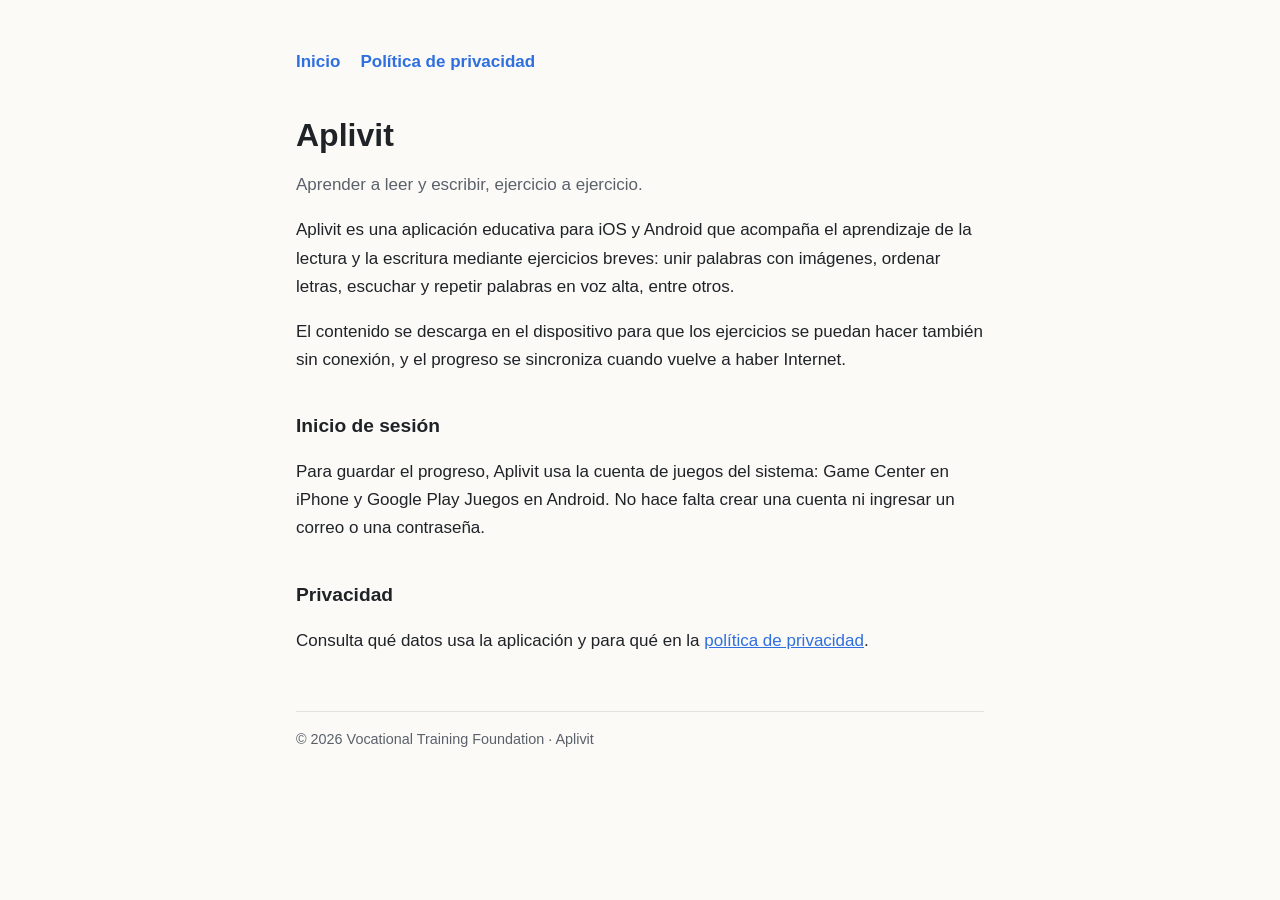
<file: index.html>
<!doctype html>
<html lang="es">
<head>
<meta charset="utf-8">
<meta name="viewport" content="width=device-width, initial-scale=1">
<title>Aplivit</title>
<meta name="description" content="Aplivit: aplicación para aprender a leer y escribir a través de ejercicios y juegos.">
<link rel="stylesheet" href="style.css">
</head>
<body>
<main>
<nav><a href="./">Inicio</a><a href="privacidad.html">Política de privacidad</a></nav>
<h1>Aplivit</h1>
<p class="muted">Aprender a leer y escribir, ejercicio a ejercicio.</p>
<p>Aplivit es una aplicación educativa para iOS y Android que acompaña el aprendizaje de la lectura y la escritura mediante ejercicios breves: unir palabras con imágenes, ordenar letras, escuchar y repetir palabras en voz alta, entre otros.</p>
<p>El contenido se descarga en el dispositivo para que los ejercicios se puedan hacer también sin conexión, y el progreso se sincroniza cuando vuelve a haber Internet.</p>
<h2>Inicio de sesión</h2>
<p>Para guardar el progreso, Aplivit usa la cuenta de juegos del sistema: Game Center en iPhone y Google Play Juegos en Android. No hace falta crear una cuenta ni ingresar un correo o una contraseña.</p>
<h2>Privacidad</h2>
<p>Consulta qué datos usa la aplicación y para qué en la <a href="privacidad.html">política de privacidad</a>.</p>
<footer>© 2026 Vocational Training Foundation · Aplivit</footer>
</main>
</body>
</html>
</file>
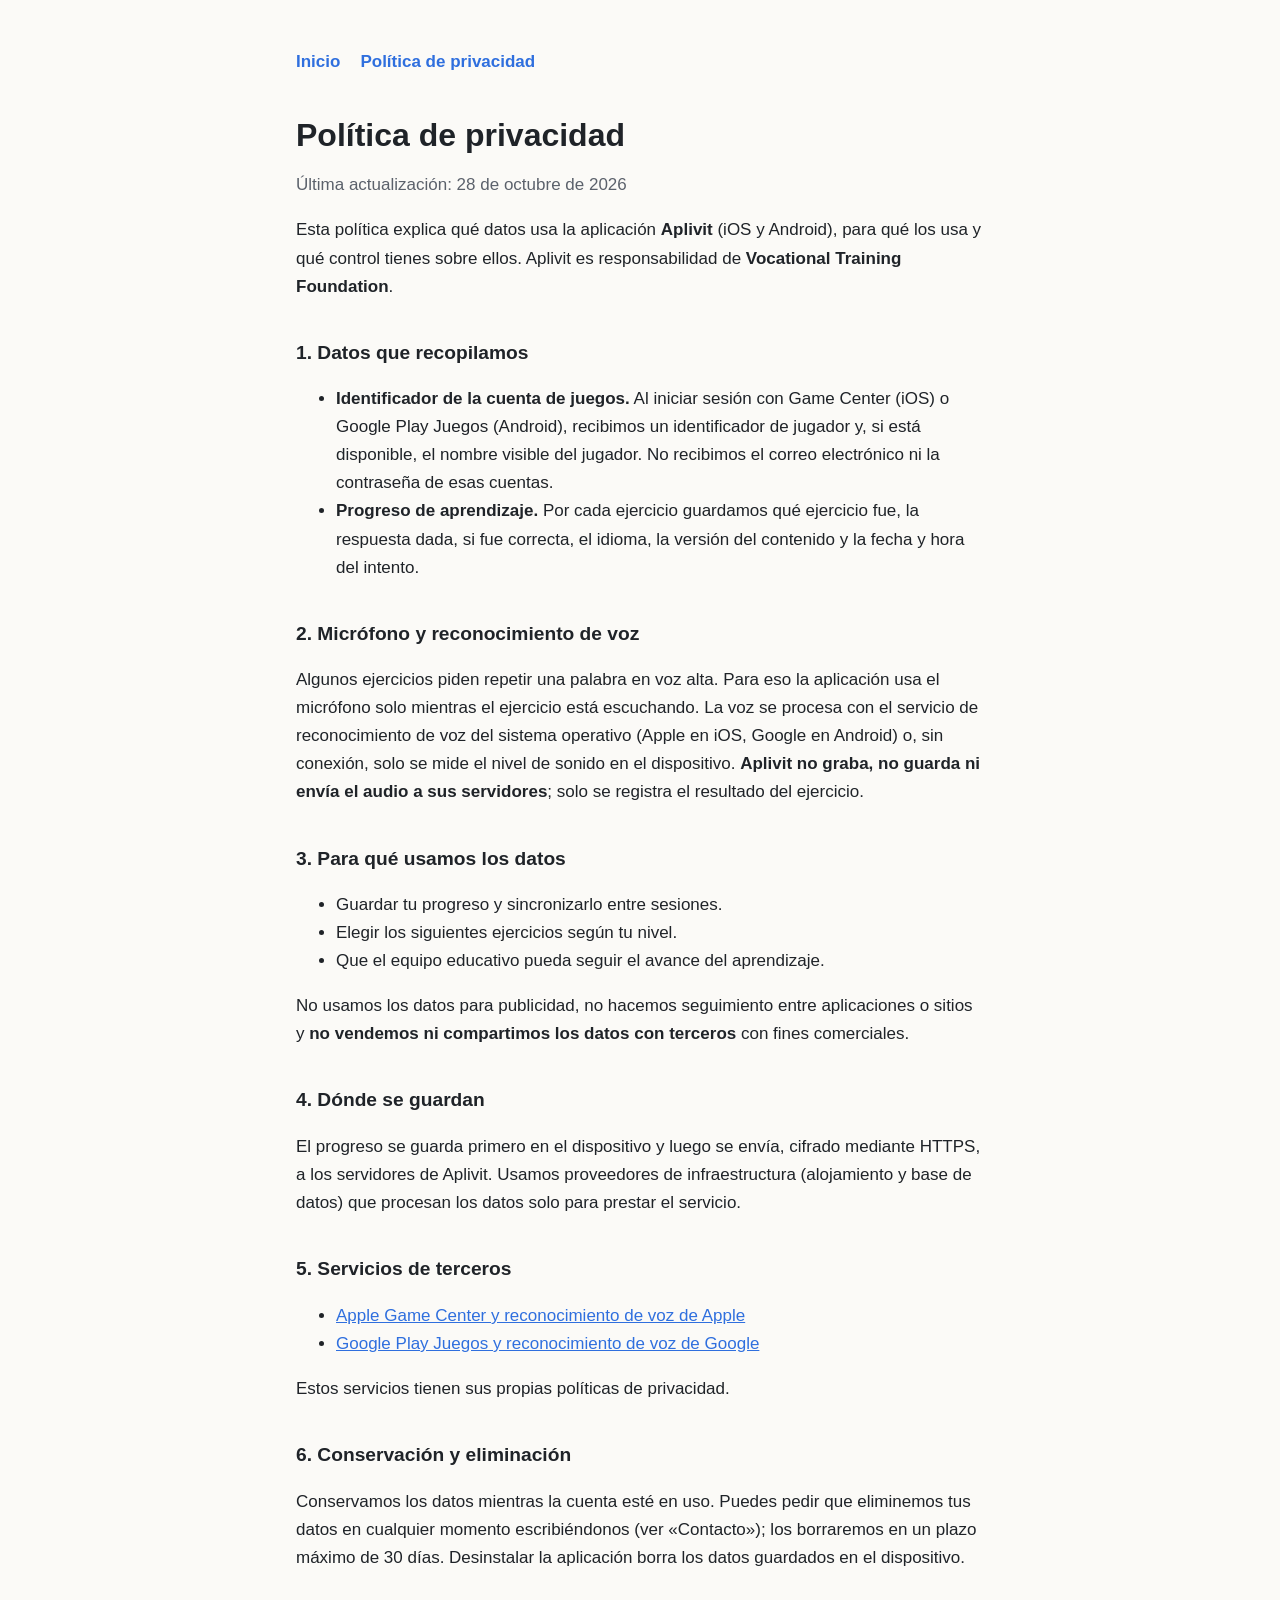
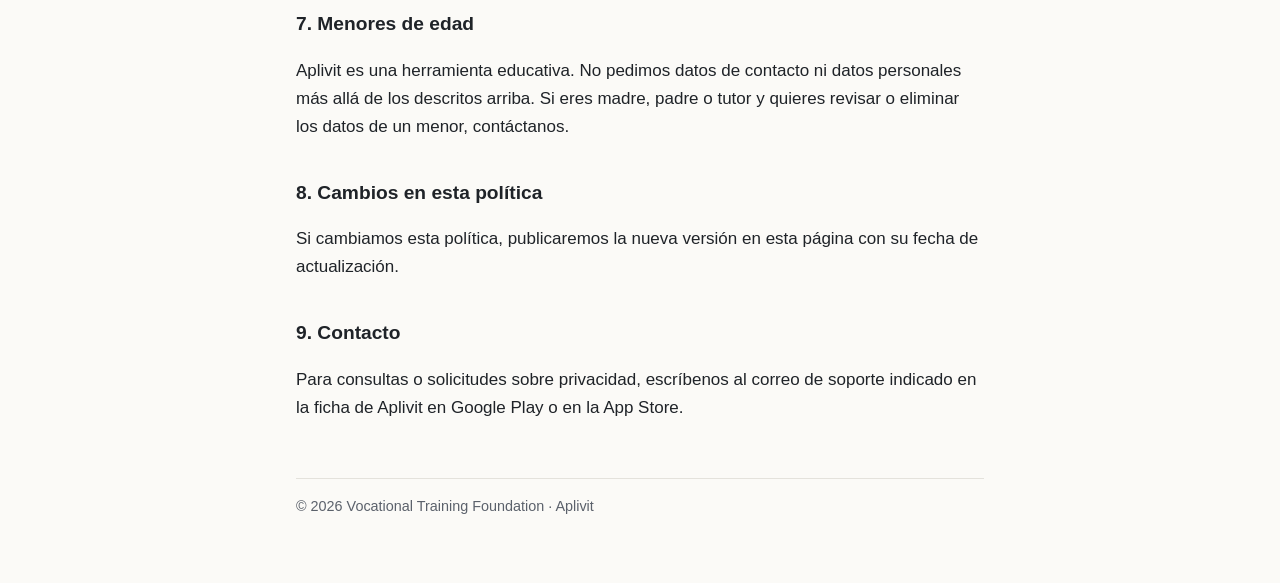
<file: privacidad.html>
<!doctype html>
<html lang="es">
<head>
<meta charset="utf-8">
<meta name="viewport" content="width=device-width, initial-scale=1">
<title>Política de privacidad · Aplivit</title>
<meta name="description" content="Política de privacidad de la aplicación Aplivit.">
<link rel="stylesheet" href="style.css">
</head>
<body>
<main>
<nav><a href="./">Inicio</a><a href="privacidad.html">Política de privacidad</a></nav>
<h1>Política de privacidad</h1>
<p class="muted">Última actualización: 28 de octubre de 2026</p>

<p>Esta política explica qué datos usa la aplicación <strong>Aplivit</strong> (iOS y Android), para qué los usa y qué control tienes sobre ellos. Aplivit es responsabilidad de <strong>Vocational Training Foundation</strong>.</p>

<h2>1. Datos que recopilamos</h2>
<ul>
<li><strong>Identificador de la cuenta de juegos.</strong> Al iniciar sesión con Game Center (iOS) o Google Play Juegos (Android), recibimos un identificador de jugador y, si está disponible, el nombre visible del jugador. No recibimos el correo electrónico ni la contraseña de esas cuentas.</li>
<li><strong>Progreso de aprendizaje.</strong> Por cada ejercicio guardamos qué ejercicio fue, la respuesta dada, si fue correcta, el idioma, la versión del contenido y la fecha y hora del intento.</li>
</ul>

<h2>2. Micrófono y reconocimiento de voz</h2>
<p>Algunos ejercicios piden repetir una palabra en voz alta. Para eso la aplicación usa el micrófono solo mientras el ejercicio está escuchando. La voz se procesa con el servicio de reconocimiento de voz del sistema operativo (Apple en iOS, Google en Android) o, sin conexión, solo se mide el nivel de sonido en el dispositivo. <strong>Aplivit no graba, no guarda ni envía el audio a sus servidores</strong>; solo se registra el resultado del ejercicio.</p>

<h2>3. Para qué usamos los datos</h2>
<ul>
<li>Guardar tu progreso y sincronizarlo entre sesiones.</li>
<li>Elegir los siguientes ejercicios según tu nivel.</li>
<li>Que el equipo educativo pueda seguir el avance del aprendizaje.</li>
</ul>
<p>No usamos los datos para publicidad, no hacemos seguimiento entre aplicaciones o sitios y <strong>no vendemos ni compartimos los datos con terceros</strong> con fines comerciales.</p>

<h2>4. Dónde se guardan</h2>
<p>El progreso se guarda primero en el dispositivo y luego se envía, cifrado mediante HTTPS, a los servidores de Aplivit. Usamos proveedores de infraestructura (alojamiento y base de datos) que procesan los datos solo para prestar el servicio.</p>

<h2>5. Servicios de terceros</h2>
<ul>
<li><a href="https://www.apple.com/legal/privacy/">Apple Game Center y reconocimiento de voz de Apple</a></li>
<li><a href="https://policies.google.com/privacy">Google Play Juegos y reconocimiento de voz de Google</a></li>
</ul>
<p>Estos servicios tienen sus propias políticas de privacidad.</p>

<h2>6. Conservación y eliminación</h2>
<p>Conservamos los datos mientras la cuenta esté en uso. Puedes pedir que eliminemos tus datos en cualquier momento escribiéndonos (ver «Contacto»); los borraremos en un plazo máximo de 30 días. Desinstalar la aplicación borra los datos guardados en el dispositivo.</p>

<h2>7. Menores de edad</h2>
<p>Aplivit es una herramienta educativa. No pedimos datos de contacto ni datos personales más allá de los descritos arriba. Si eres madre, padre o tutor y quieres revisar o eliminar los datos de un menor, contáctanos.</p>

<h2>8. Cambios en esta política</h2>
<p>Si cambiamos esta política, publicaremos la nueva versión en esta página con su fecha de actualización.</p>

<h2>9. Contacto</h2>
<p>Para consultas o solicitudes sobre privacidad, escríbenos al correo de soporte indicado en la ficha de Aplivit en Google Play o en la App Store.</p>

<footer>© 2026 Vocational Training Foundation · Aplivit</footer>
</main>
</body>
</html>
</file>
<file: style.css>
:root{--bg:#fbfaf7;--fg:#1f2328;--muted:#5b616b;--accent:#2f6fde;--line:#e4e2dc}
@media (prefers-color-scheme:dark){:root{--bg:#16181c;--fg:#e8e6e1;--muted:#a3a8b1;--accent:#7aa7ff;--line:#2c3036}}
*{box-sizing:border-box}
body{margin:0;background:var(--bg);color:var(--fg);font:17px/1.65 -apple-system,BlinkMacSystemFont,"Segoe UI",Roboto,sans-serif}
main{max-width:720px;margin:0 auto;padding:48px 16px 64px}
h1{font-size:2rem;line-height:1.2;margin:0 0 8px}
h2{font-size:1.2rem;margin:36px 0 8px}
p,li{color:var(--fg)}
.muted{color:var(--muted)}
a{color:var(--accent)}
nav{display:flex;gap:20px;margin-bottom:40px;font-weight:600}
nav a{text-decoration:none}
footer{margin-top:56px;padding-top:16px;border-top:1px solid var(--line);color:var(--muted);font-size:.9rem}
</file>
